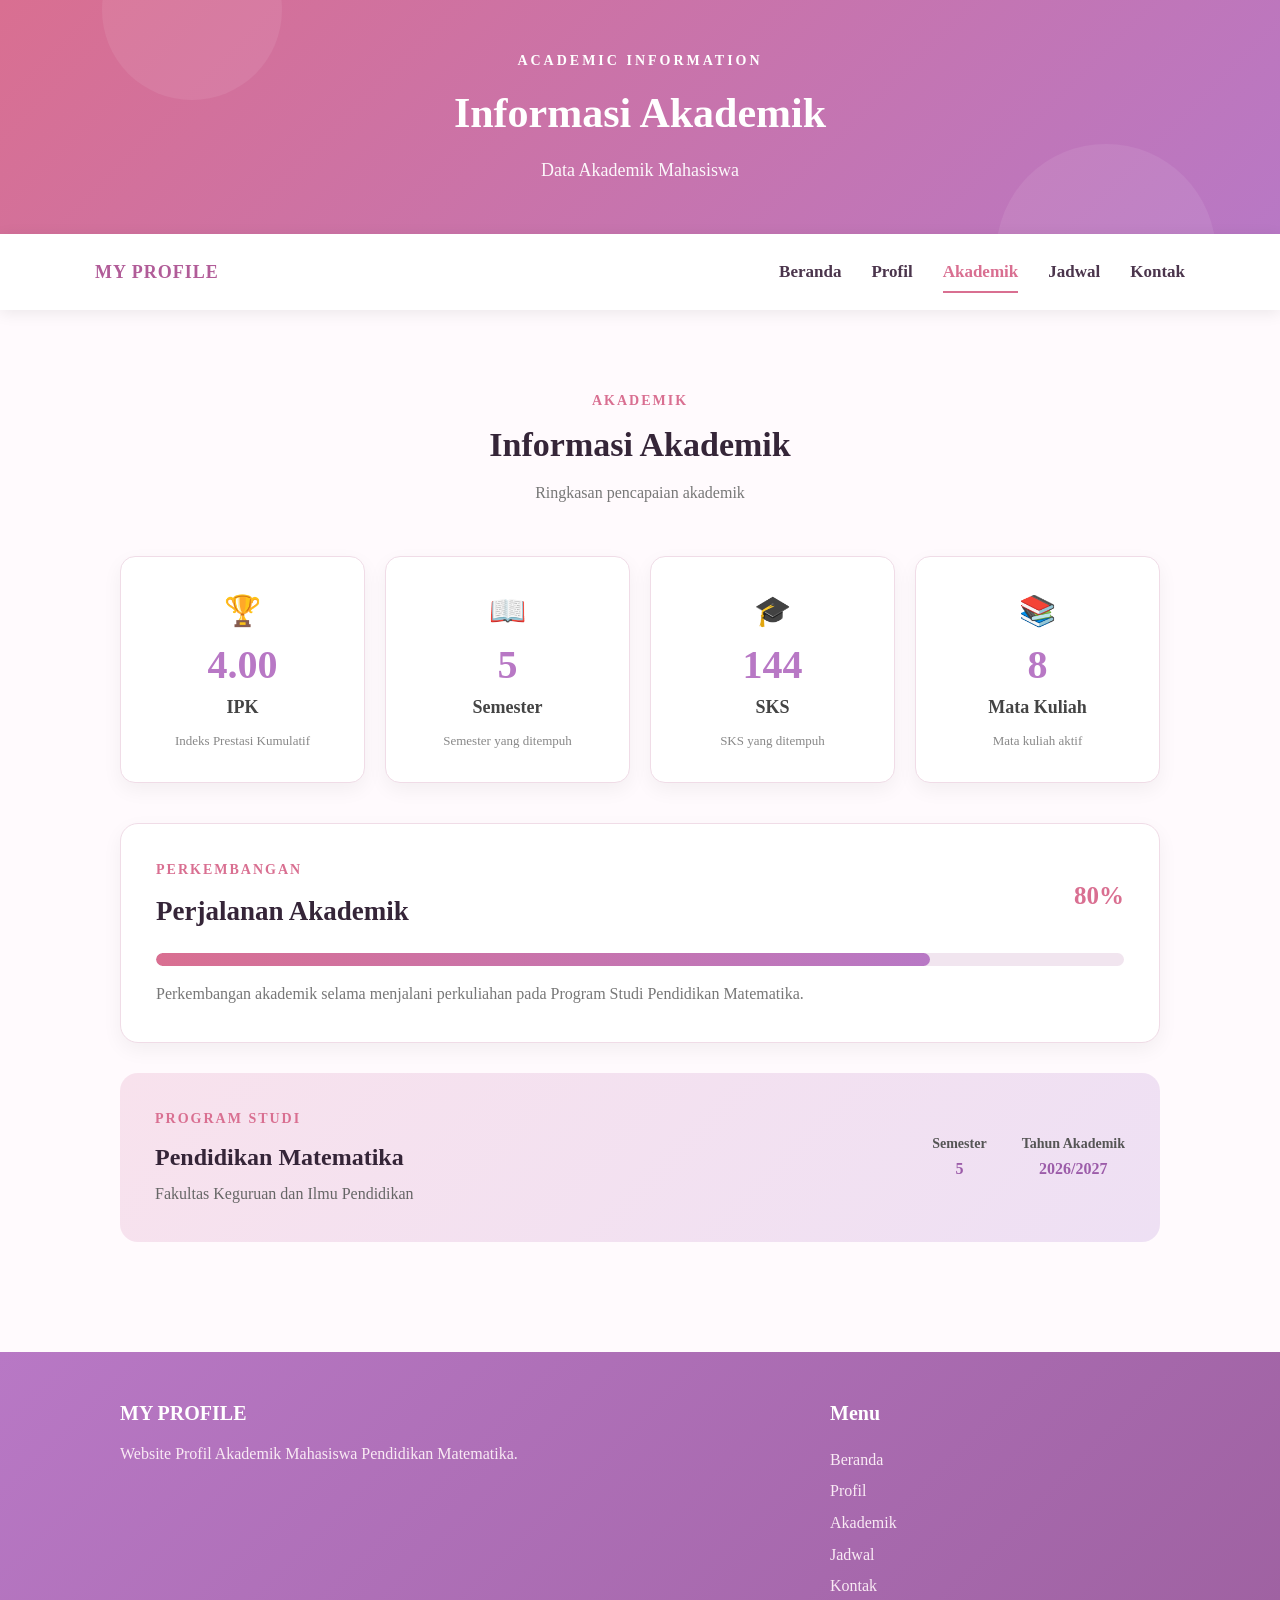
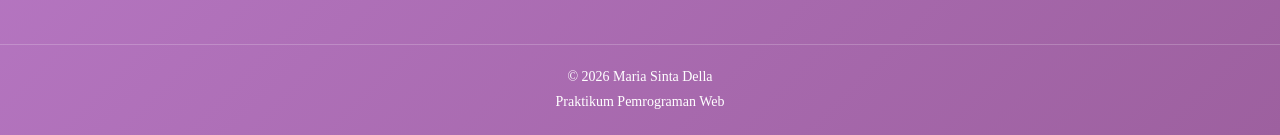
<file: akademik.html>
<!doctype html>
<html lang="id">
  <head>
    <meta charset="UTF-8" />
    <meta name="viewport" content="width=device-width, initial-scale=1.0" />

    <title>Akademik | Profil Mahasiswa</title>

    <link rel="stylesheet" href="Pratikum AS.css" />
  </head>

  <body>
    <!-- ================= HEADER ================= -->

    <header class="header">
      <div class="header-content">
        <p class="header-label">ACADEMIC INFORMATION</p>

        <h1>Informasi Akademik</h1>

        <p class="header-description">Data Akademik Mahasiswa</p>
      </div>
    </header>

    <!-- ================= NAVBAR ================= -->

    <nav class="navbar">
      <div class="nav-container">
        <div class="nav-logo">MY PROFILE</div>

        <div class="nav-menu">
          <a href="index.html"> Beranda </a>

          <a href="profil.html"> Profil </a>

          <a href="akademik.html" class="active"> Akademik </a>

          <a href="jadwal.html"> Jadwal </a>

          <a href="kontak.html"> Kontak </a>
        </div>
      </div>
    </nav>

    <!-- ================= MAIN ================= -->

    <main>
      <section class="page-section">
        <div class="section-heading">
          <p>AKADEMIK</p>

          <h2>Informasi Akademik</h2>

          <span> Ringkasan pencapaian akademik </span>
        </div>

        <!-- STATISTIK -->

        <div class="academic-cards">
          <article class="academic-card">
            <div class="academic-icon">🏆</div>

            <h3>4.00</h3>

            <p>IPK</p>

            <span> Indeks Prestasi Kumulatif </span>
          </article>

          <article class="academic-card">
            <div class="academic-icon">📖</div>

            <h3>5</h3>

            <p>Semester</p>

            <span> Semester yang ditempuh </span>
          </article>

          <article class="academic-card">
            <div class="academic-icon">🎓</div>

            <h3>144</h3>

            <p>SKS</p>

            <span> SKS yang ditempuh </span>
          </article>

          <article class="academic-card">
            <div class="academic-icon">📚</div>

            <h3>8</h3>

            <p>Mata Kuliah</p>

            <span> Mata kuliah aktif </span>
          </article>
        </div>

        <!-- PROGRESS -->

        <div class="academic-progress">
          <div class="progress-heading">
            <div>
              <p class="small-title">PERKEMBANGAN</p>

              <h2>Perjalanan Akademik</h2>
            </div>

            <strong> 80% </strong>
          </div>

          <div class="progress-bar">
            <div class="progress-value"></div>
          </div>

          <p class="progress-description">
            Perkembangan akademik selama menjalani perkuliahan pada Program
            Studi Pendidikan Matematika.
          </p>
        </div>

        <!-- INFORMASI PROGRAM STUDI -->

        <div class="study-info">
          <div>
            <p class="small-title">PROGRAM STUDI</p>

            <h2>Pendidikan Matematika</h2>

            <p>Fakultas Keguruan dan Ilmu Pendidikan</p>
          </div>

          <div class="study-detail">
            <div>
              <b>Semester</b>
              <span>5</span>
            </div>

            <div>
              <b>Tahun Akademik</b>
              <span>2026/2027</span>
            </div>
          </div>
        </div>
      </section>
    </main>

    <!-- ================= FOOTER ================= -->

    <footer>
      <div class="footer-content">
        <div>
          <h3>MY PROFILE</h3>

          <p>Website Profil Akademik Mahasiswa Pendidikan Matematika.</p>
        </div>

        <div class="footer-links">
          <h3>Menu</h3>

          <a href="index.html">Beranda</a>
          <a href="profil.html">Profil</a>
          <a href="akademik.html">Akademik</a>
          <a href="jadwal.html">Jadwal</a>
          <a href="kontak.html">Kontak</a>
        </div>
      </div>

      <div class="footer-bottom">
        <p>&copy; 2026 Maria Sinta Della</p>

        <p>Praktikum Pemrograman Web</p>
      </div>
    </footer>
  </body>
</html>
</file>
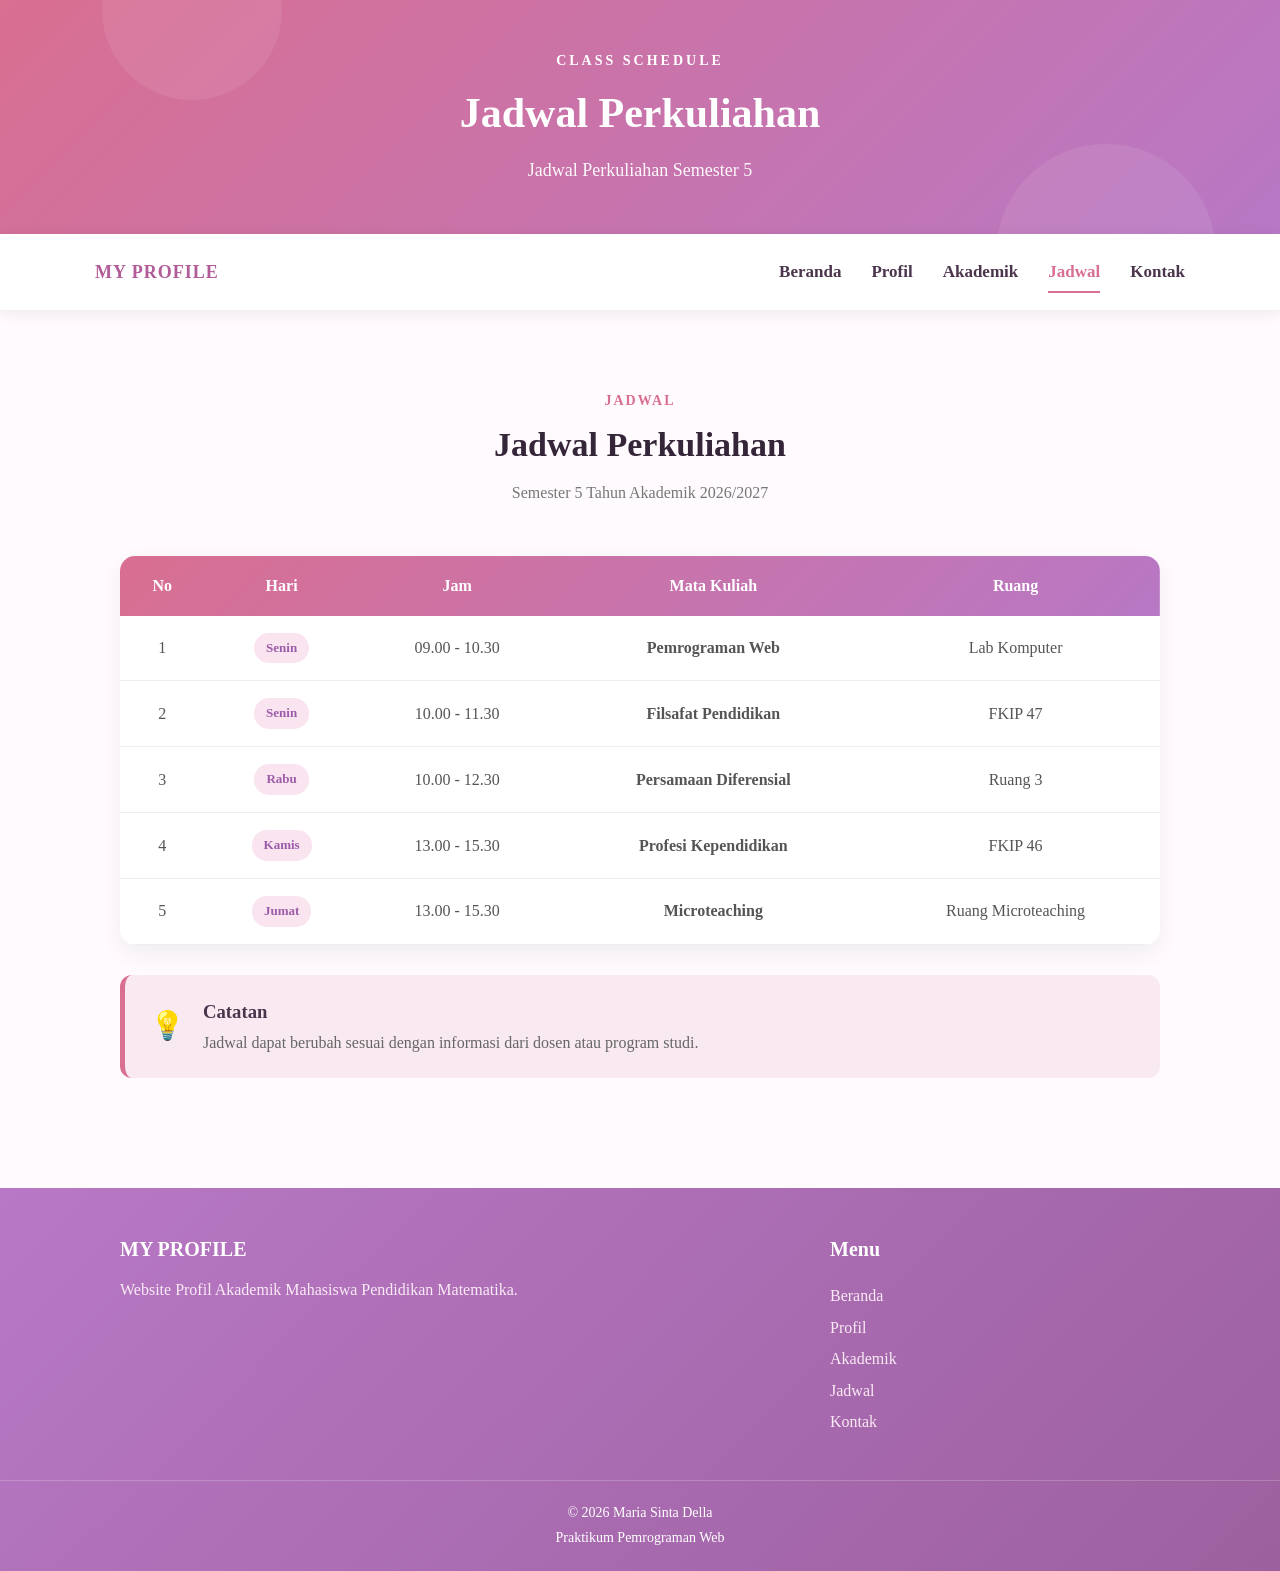
<file: jadwal.html>
<!doctype html>
<html lang="id">
  <head>
    <meta charset="UTF-8" />
    <meta name="viewport" content="width=device-width, initial-scale=1.0" />

    <title>Jadwal | Profil Mahasiswa</title>

    <link rel="stylesheet" href="Pratikum AS.css" />
  </head>

  <body>
    <!-- ================= HEADER ================= -->

    <header class="header">
      <div class="header-content">
        <p class="header-label">CLASS SCHEDULE</p>

        <h1>Jadwal Perkuliahan</h1>

        <p class="header-description">Jadwal Perkuliahan Semester 5</p>
      </div>
    </header>

    <!-- ================= NAVBAR ================= -->

    <nav class="navbar">
      <div class="nav-container">
        <div class="nav-logo">MY PROFILE</div>

        <div class="nav-menu">
          <a href="index.html"> Beranda </a>

          <a href="profil.html"> Profil </a>

          <a href="akademik.html"> Akademik </a>

          <a href="jadwal.html" class="active"> Jadwal </a>

          <a href="kontak.html"> Kontak </a>
        </div>
      </div>
    </nav>

    <!-- ================= MAIN ================= -->

    <main>
      <section class="page-section">
        <div class="section-heading">
          <p>JADWAL</p>

          <h2>Jadwal Perkuliahan</h2>

          <span> Semester 5 Tahun Akademik 2026/2027 </span>
        </div>

        <!-- TABEL -->

        <div class="schedule-box">
          <table>
            <thead>
              <tr>
                <th>No</th>
                <th>Hari</th>
                <th>Jam</th>
                <th>Mata Kuliah</th>
                <th>Ruang</th>
              </tr>
            </thead>

            <tbody>
              <tr>
                <td>1</td>

                <td>
                  <span class="day-badge"> Senin </span>
                </td>

                <td>09.00 - 10.30</td>

                <td>
                  <strong> Pemrograman Web </strong>
                </td>

                <td>Lab Komputer</td>
              </tr>

              <tr>
                <td>2</td>

                <td>
                  <span class="day-badge"> Senin </span>
                </td>

                <td>10.00 - 11.30</td>

                <td>
                  <strong> Filsafat Pendidikan </strong>
                </td>

                <td>FKIP 47</td>
              </tr>

              <tr>
                <td>3</td>

                <td>
                  <span class="day-badge"> Rabu </span>
                </td>

                <td>10.00 - 12.30</td>

                <td>
                  <strong> Persamaan Diferensial </strong>
                </td>

                <td>Ruang 3</td>
              </tr>

              <tr>
                <td>4</td>

                <td>
                  <span class="day-badge"> Kamis </span>
                </td>

                <td>13.00 - 15.30</td>

                <td>
                  <strong> Profesi Kependidikan </strong>
                </td>

                <td>FKIP 46</td>
              </tr>

              <tr>
                <td>5</td>

                <td>
                  <span class="day-badge"> Jumat </span>
                </td>

                <td>13.00 - 15.30</td>

                <td>
                  <strong> Microteaching </strong>
                </td>

                <td>Ruang Microteaching</td>
              </tr>
            </tbody>
          </table>
        </div>

        <!-- CATATAN -->

        <div class="schedule-note">
          <div class="note-icon">💡</div>

          <div>
            <h3>Catatan</h3>

            <p>
              Jadwal dapat berubah sesuai dengan informasi dari dosen atau
              program studi.
            </p>
          </div>
        </div>
      </section>
    </main>

    <!-- ================= FOOTER ================= -->

    <footer>
      <div class="footer-content">
        <div>
          <h3>MY PROFILE</h3>

          <p>Website Profil Akademik Mahasiswa Pendidikan Matematika.</p>
        </div>

        <div class="footer-links">
          <h3>Menu</h3>

          <a href="index.html">Beranda</a>
          <a href="profil.html">Profil</a>
          <a href="akademik.html">Akademik</a>
          <a href="jadwal.html">Jadwal</a>
          <a href="kontak.html">Kontak</a>
        </div>
      </div>

      <div class="footer-bottom">
        <p>&copy; 2026 Maria Sinta Della</p>

        <p>Praktikum Pemrograman Web</p>
      </div>
    </footer>
  </body>
</html>
</file>
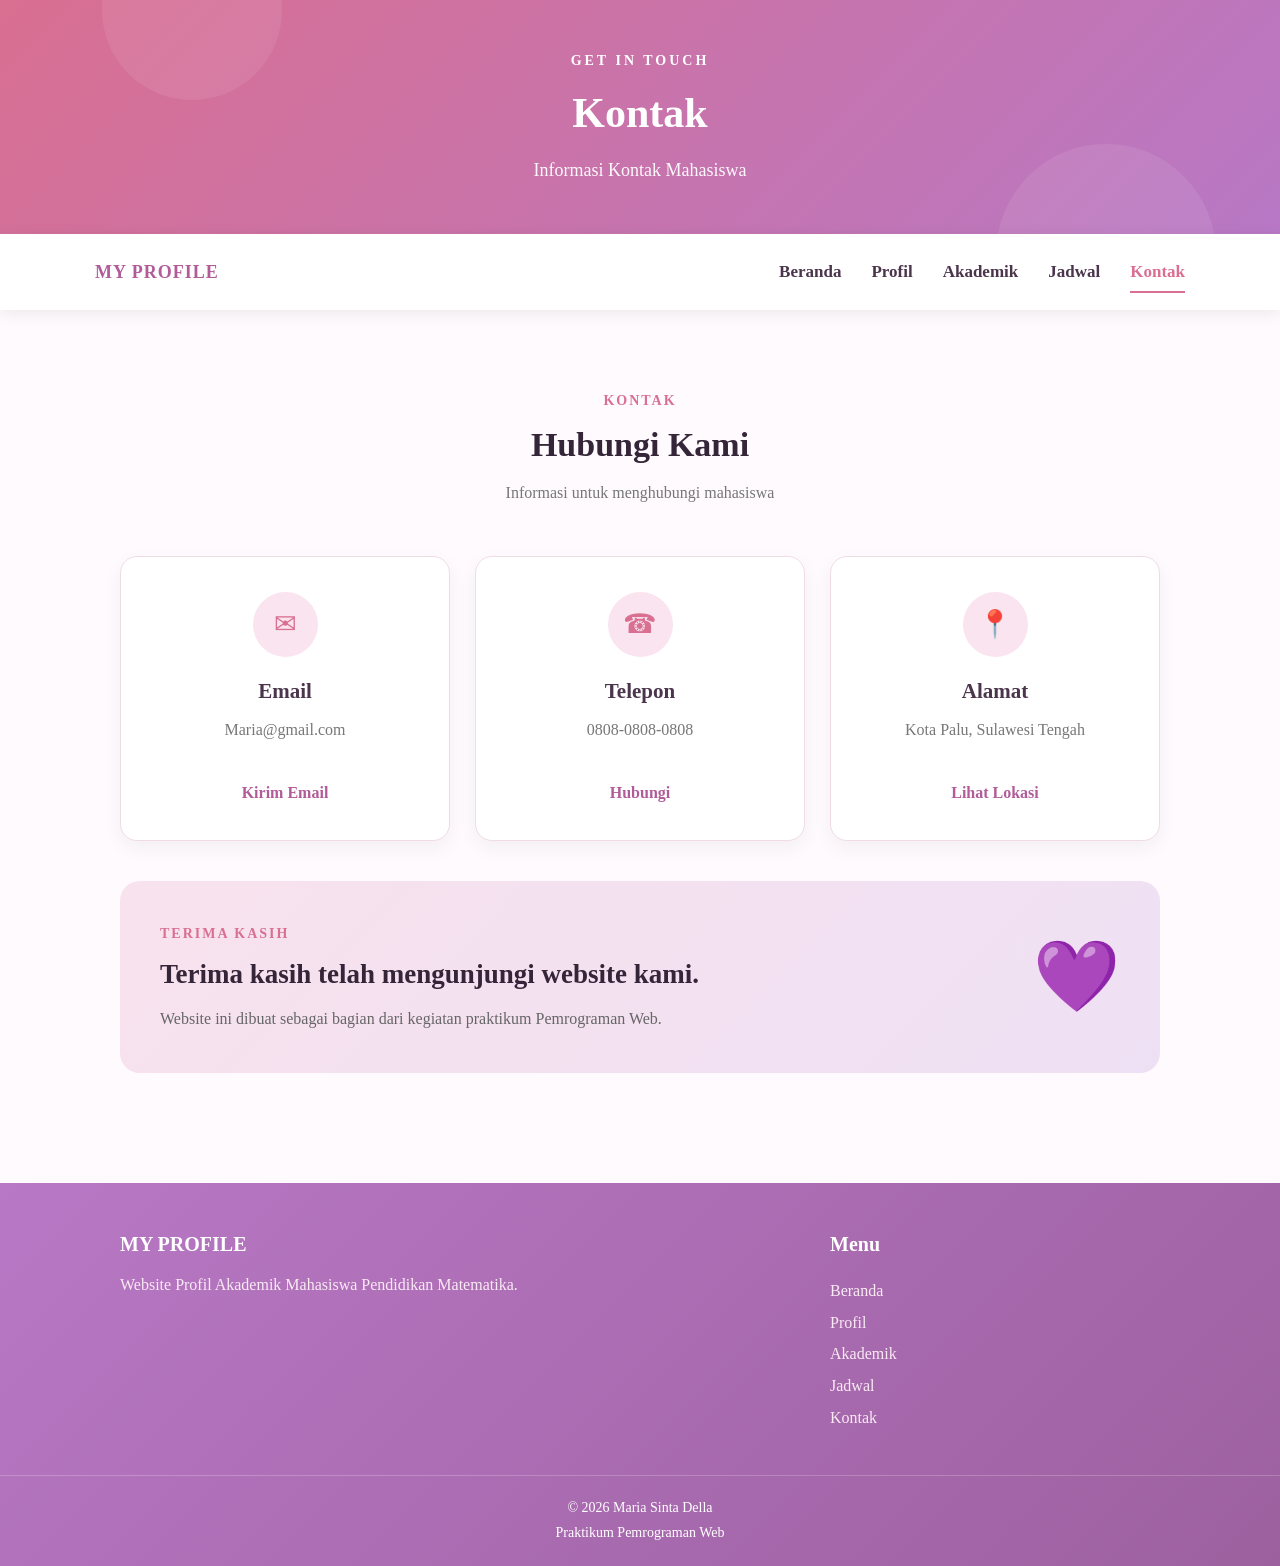
<file: kontak.html>
<!doctype html>
<html lang="id">
  <head>
    <meta charset="UTF-8" />
    <meta name="viewport" content="width=device-width, initial-scale=1.0" />

    <title>Kontak | Profil Mahasiswa</title>

    <link rel="stylesheet" href="Pratikum AS.css" />
  </head>

  <body>
    <!-- ================= HEADER ================= -->

    <header class="header">
      <div class="header-content">
        <p class="header-label">GET IN TOUCH</p>

        <h1>Kontak</h1>

        <p class="header-description">Informasi Kontak Mahasiswa</p>
      </div>
    </header>

    <!-- ================= NAVBAR ================= -->

    <nav class="navbar">
      <div class="nav-container">
        <div class="nav-logo">MY PROFILE</div>

        <div class="nav-menu">
          <a href="index.html"> Beranda </a>

          <a href="profil.html"> Profil </a>

          <a href="akademik.html"> Akademik </a>

          <a href="jadwal.html"> Jadwal </a>

          <a href="kontak.html" class="active"> Kontak </a>
        </div>
      </div>
    </nav>

    <!-- ================= MAIN ================= -->

    <main>
      <section class="page-section">
        <div class="section-heading">
          <p>KONTAK</p>

          <h2>Hubungi Kami</h2>

          <span> Informasi untuk menghubungi mahasiswa </span>
        </div>

        <!-- KONTAK CARDS -->

        <div class="contact-grid">
          <!-- EMAIL -->

          <article class="contact-card">
            <div class="contact-icon">✉</div>

            <h3>Email</h3>

            <p>Maria@gmail.com</p>

            <a href="mailto:Maria@gmail.com"> Kirim Email </a>
          </article>

          <!-- TELEPON -->

          <article class="contact-card">
            <div class="contact-icon">☎</div>

            <h3>Telepon</h3>

            <p>0808-0808-0808</p>

            <a href="tel:0808080808"> Hubungi </a>
          </article>

          <!-- ALAMAT -->

          <article class="contact-card">
            <div class="contact-icon">📍</div>

            <h3>Alamat</h3>

            <p>Kota Palu, Sulawesi Tengah</p>

            <a href="#"> Lihat Lokasi </a>
          </article>
        </div>

        <!-- PESAN -->

        <div class="contact-message">
          <div>
            <p class="small-title">TERIMA KASIH</p>

            <h2>Terima kasih telah mengunjungi website kami.</h2>

            <p>
              Website ini dibuat sebagai bagian dari kegiatan praktikum
              Pemrograman Web.
            </p>
          </div>

          <div class="message-icon">💜</div>
        </div>
      </section>
    </main>

    <!-- ================= FOOTER ================= -->

    <footer>
      <div class="footer-content">
        <div>
          <h3>MY PROFILE</h3>

          <p>Website Profil Akademik Mahasiswa Pendidikan Matematika.</p>
        </div>

        <div class="footer-links">
          <h3>Menu</h3>

          <a href="index.html">Beranda</a>
          <a href="profil.html">Profil</a>
          <a href="akademik.html">Akademik</a>
          <a href="jadwal.html">Jadwal</a>
          <a href="kontak.html">Kontak</a>
        </div>
      </div>

      <div class="footer-bottom">
        <p>&copy; 2026 Maria Sinta Della</p>

        <p>Praktikum Pemrograman Web</p>
      </div>
    </footer>
  </body>
</html>
</file>
<file: Pratikum AS.css>
/* ==================================================
   RESET
================================================== */

* {
    margin: 0;
    padding: 0;
    box-sizing: border-box;
}

html {
    scroll-behavior: smooth;
}

body {
    width: 100%;
    min-height: 100vh;

    font-family: "Times New Roman", Times, serif;

    background-color: #fffafd;

    color: #333333;

    line-height: 1.6;

    overflow-x: hidden;
}


/* ==================================================
   HEADER
================================================== */

.header {
    width: 100%;

    background: linear-gradient(
        135deg,
        #d96f91,
        #b878c5
    );

    color: white;

    text-align: center;

    padding: 50px 20px;

    position: relative;

    overflow: hidden;
}


/* Hiasan header */

.header::before {
    content: "";

    position: absolute;

    width: 180px;
    height: 180px;

    border-radius: 50%;

    background-color: rgba(255, 255, 255, 0.08);

    top: -80px;
    left: 8%;
}


.header::after {
    content: "";

    position: absolute;

    width: 220px;
    height: 220px;

    border-radius: 50%;

    background-color: rgba(255, 255, 255, 0.08);

    right: 5%;
    bottom: -130px;
}


.header-content {
    position: relative;

    z-index: 1;
}


.header-label {
    font-size: 14px;

    letter-spacing: 3px;

    margin-bottom: 8px;

    font-weight: bold;
}


.header h1 {
    font-size: 42px;

    margin-bottom: 8px;
}


.header-description {
    font-size: 18px;

    opacity: 0.95;
}


/* ==================================================
   NAVBAR
================================================== */

.navbar {
    width: 100%;

    background-color: white;

    box-shadow: 0 3px 15px rgba(0, 0, 0, 0.08);

    position: sticky;

    top: 0;

    z-index: 1000;
}


.nav-container {
    max-width: 1150px;

    margin: auto;

    padding: 17px 30px;

    display: flex;

    justify-content: space-between;

    align-items: center;
}


.nav-logo {
    color: #b15c98;

    font-size: 18px;

    font-weight: bold;

    letter-spacing: 1px;
}


.nav-menu {
    display: flex;

    align-items: center;

    gap: 30px;
}


.nav-menu a {
    position: relative;

    color: #4b354c;

    text-decoration: none;

    font-size: 17px;

    font-weight: bold;

    padding: 7px 0;

    transition: 0.3s ease;
}


.nav-menu a:hover {
    color: #d96f91;
}


/* garis menu aktif */

.nav-menu a::after {
    content: "";

    position: absolute;

    left: 0;

    bottom: 0;

    width: 0;

    height: 2px;

    background-color: #d96f91;

    transition: 0.3s ease;
}


.nav-menu a:hover::after,
.nav-menu a.active::after {
    width: 100%;
}


.nav-menu a.active {
    color: #d96f91;
}


/* ==================================================
   MAIN
================================================== */

main {
    width: 100%;
}


/* ==================================================
   BERANDA / HERO
================================================== */

.hero {
    width: 100%;

    background:
        radial-gradient(
            circle at top right,
            #f7ddea,
            transparent 35%
        );

    padding: 90px 30px;
}


.hero-container {
    max-width: 1100px;

    margin: auto;

    display: flex;

    align-items: center;

    justify-content: center;

    gap: 80px;
}


/* FOTO */

.hero-photo {
    width: 320px;

    flex-shrink: 0;

    position: relative;

    text-align: center;
}


.photo-circle {
    width: 280px;
    height: 280px;

    margin: auto;

    padding: 8px;

    background: linear-gradient(
        135deg,
        #d96f91,
        #b878c5
    );

    border-radius: 50%;

    box-shadow:
        0 15px 35px rgba(184, 120, 197, 0.25);
}


.photo-circle img {
    width: 100%;
    height: 100%;

    display: block;

    object-fit: cover;

    border-radius: 50%;

    border: 5px solid white;
}


.photo-decoration {
    width: 55px;
    height: 55px;

    border-radius: 50%;

    background-color: #f0b5cc;

    position: absolute;

    right: 12px;

    bottom: 10px;

    border: 7px solid #fffafd;
}


/* ISI HERO */

.hero-content {
    max-width: 620px;
}


.small-title {
    color: #d96f91;

    font-size: 14px;

    font-weight: bold;

    letter-spacing: 2px;

    margin-bottom: 8px;
}


.hero-content h2 {
    font-size: 48px;

    line-height: 1.2;

    color: #352538;

    margin-bottom: 12px;
}


.hero-content h2 span {
    color: #d96f91;
}


.nim {
    color: #777777;

    font-weight: bold;

    margin-bottom: 20px;
}


.hero-text {
    font-size: 18px;

    color: #555555;

    margin-bottom: 25px;
}


.hero-buttons {
    display: flex;

    gap: 15px;

    flex-wrap: wrap;
}


.btn-primary,
.btn-secondary {
    display: inline-block;

    padding: 12px 24px;

    border-radius: 7px;

    text-decoration: none;

    font-weight: bold;

    transition: 0.3s ease;
}


.btn-primary {
    background-color: #b878c5;

    color: white;
}


.btn-primary:hover {
    background-color: #d96f91;

    transform: translateY(-3px);
}


.btn-secondary {
    border: 2px solid #b878c5;

    color: #9c5ca9;

    background-color: white;
}


.btn-secondary:hover {
    background-color: #b878c5;

    color: white;
}


/* ==================================================
   SECTION
================================================== */

.page-section,
.quick-info {
    max-width: 1100px;

    margin: auto;

    padding: 80px 30px;
}


.section-heading {
    text-align: center;

    margin-bottom: 50px;
}


.section-heading > p {
    color: #d96f91;

    font-size: 14px;

    font-weight: bold;

    letter-spacing: 2px;

    margin-bottom: 6px;
}


.section-heading h2 {
    font-size: 34px;

    color: #352538;

    margin-bottom: 8px;
}


.section-heading span {
    color: #777777;

    font-size: 16px;
}


/* ==================================================
   INFO CARD BERANDA
================================================== */

.info-cards {
    display: grid;

    grid-template-columns: repeat(3, 1fr);

    gap: 25px;
}


.info-card {
    background-color: white;

    padding: 35px 25px;

    text-align: center;

    border-radius: 15px;

    border: 1px solid #f0dce7;

    box-shadow:
        0 8px 25px rgba(0, 0, 0, 0.06);

    transition: 0.3s ease;
}


.info-card:hover {
    transform: translateY(-8px);

    box-shadow:
        0 15px 30px rgba(0, 0, 0, 0.1);
}


.card-icon {
    width: 60px;
    height: 60px;

    margin: 0 auto 18px;

    display: flex;

    justify-content: center;

    align-items: center;

    border-radius: 50%;

    background-color: #f9e4ef;

    font-size: 27px;
}


.info-card h3 {
    color: #4b354c;

    margin-bottom: 10px;

    font-size: 22px;
}


.info-card p {
    color: #666666;
}


/* ==================================================
   QUOTE
================================================== */

.quote-section {
    padding: 30px 30px 80px;
}


.quote-box {
    max-width: 850px;

    margin: auto;

    padding: 45px;

    text-align: center;

    background:
        linear-gradient(
            135deg,
            #f8e2ed,
            #eee0f4
        );

    border-radius: 20px;
}


.quote-icon {
    font-size: 60px;

    line-height: 0.7;

    color: #d96f91;

    margin-bottom: 15px;
}


.quote-text {
    font-size: 21px;

    color: #4b354c;

    font-style: italic;

    margin-bottom: 15px;
}


.quote-name {
    font-weight: bold;

    color: #9c5ca9;
}


/* ==================================================
   PROFIL
================================================== */

.profile-intro {
    display: grid;

    grid-template-columns: 300px 1fr;

    gap: 60px;

    align-items: center;

    background-color: white;

    padding: 40px;

    border-radius: 20px;

    box-shadow:
        0 8px 25px rgba(0, 0, 0, 0.06);

    margin-bottom: 35px;
}


.profile-image {
    width: 250px;
    height: 250px;

    margin: auto;

    padding: 7px;

    background: linear-gradient(
        135deg,
        #d96f91,
        #b878c5
    );

    border-radius: 50%;
}


.profile-image img {
    width: 100%;
    height: 100%;

    object-fit: cover;

    border-radius: 50%;

    border: 5px solid white;
}


.profile-description h2 {
    font-size: 35px;

    color: #352538;

    margin-bottom: 15px;
}


.profile-description > p:not(.small-title) {
    color: #666666;

    margin-bottom: 12px;
}


.profile-tags {
    display: flex;

    gap: 10px;

    flex-wrap: wrap;

    margin-top: 20px;
}


.profile-tags span {
    padding: 7px 15px;

    background-color: #f9e5ef;

    color: #9c5ca9;

    border-radius: 20px;

    font-size: 14px;

    font-weight: bold;
}


/* PROFILE GRID */

.profile-grid {
    display: grid;

    grid-template-columns: repeat(2, 1fr);

    gap: 25px;
}


.detail-card {
    background-color: white;

    padding: 30px;

    border-radius: 15px;

    border: 1px solid #f0dce7;

    box-shadow:
        0 7px 20px rgba(0, 0, 0, 0.05);
}


.detail-title {
    display: flex;

    align-items: center;

    gap: 12px;

    padding-bottom: 20px;

    margin-bottom: 20px;

    border-bottom: 1px solid #eeeeee;
}


.detail-title span {
    font-size: 25px;
}


.detail-title h3 {
    color: #d96f91;

    font-size: 21px;
}


.detail-item {
    margin-bottom: 18px;
}


.detail-item:last-child {
    margin-bottom: 0;
}


.detail-item b {
    display: block;

    color: #444444;

    margin-bottom: 4px;
}


.detail-item p {
    color: #777777;
}


/* ==================================================
   AKADEMIK
================================================== */

.academic-cards {
    display: grid;

    grid-template-columns: repeat(4, 1fr);

    gap: 20px;

    margin-bottom: 40px;
}


.academic-card {
    background-color: white;

    padding: 30px 20px;

    text-align: center;

    border-radius: 15px;

    border: 1px solid #f0dce7;

    box-shadow:
        0 7px 20px rgba(0, 0, 0, 0.05);

    transition: 0.3s ease;
}


.academic-card:hover {
    transform: translateY(-7px);

    box-shadow:
        0 14px 28px rgba(0, 0, 0, 0.09);
}


.academic-icon {
    font-size: 30px;

    margin-bottom: 10px;
}


.academic-card h3 {
    color: #b878c5;

    font-size: 40px;

    line-height: 1;

    margin-bottom: 8px;
}


.academic-card p {
    color: #444444;

    font-size: 18px;

    font-weight: bold;

    margin-bottom: 5px;
}


.academic-card span {
    color: #888888;

    font-size: 13px;
}


/* PROGRESS */

.academic-progress {
    background-color: white;

    padding: 35px;

    border-radius: 18px;

    border: 1px solid #f0dce7;

    box-shadow:
        0 7px 20px rgba(0, 0, 0, 0.05);

    margin-bottom: 30px;
}


.progress-heading {
    display: flex;

    justify-content: space-between;

    align-items: center;

    margin-bottom: 20px;
}


.progress-heading h2 {
    color: #352538;

    font-size: 27px;
}


.progress-heading strong {
    color: #d96f91;

    font-size: 25px;
}


.progress-bar {
    width: 100%;

    height: 13px;

    background-color: #f1e5ef;

    border-radius: 20px;

    overflow: hidden;

    margin-bottom: 15px;
}


.progress-value {
    width: 80%;

    height: 100%;

    background: linear-gradient(
        90deg,
        #d96f91,
        #b878c5
    );

    border-radius: 20px;
}


.progress-description {
    color: #777777;
}


/* STUDY INFO */

.study-info {
    display: flex;

    justify-content: space-between;

    align-items: center;

    gap: 30px;

    padding: 35px;

    background:
        linear-gradient(
            135deg,
            #f8e2ed,
            #eee0f4
        );

    border-radius: 18px;
}


.study-info h2 {
    color: #352538;

    margin-bottom: 5px;
}


.study-info p:not(.small-title) {
    color: #666666;
}


.study-detail {
    display: flex;

    gap: 35px;
}


.study-detail div {
    text-align: center;
}


.study-detail b {
    display: block;

    color: #555555;

    font-size: 14px;
}


.study-detail span {
    color: #9c5ca9;

    font-weight: bold;
}


/* ==================================================
   JADWAL
================================================== */

.schedule-box {
    width: 100%;

    background-color: white;

    border-radius: 15px;

    overflow-x: auto;

    box-shadow:
        0 8px 25px rgba(0, 0, 0, 0.06);

    margin-bottom: 30px;
}


.schedule-box table {
    width: 100%;

    border-collapse: collapse;

    min-width: 750px;
}


.schedule-box thead {
    background:
        linear-gradient(
            135deg,
            #d96f91,
            #b878c5
        );

    color: white;
}


.schedule-box th {
    padding: 17px 15px;

    font-size: 16px;

    text-align: center;
}


.schedule-box td {
    padding: 17px 15px;

    text-align: center;

    border-bottom: 1px solid #eeeeee;

    color: #555555;
}


.schedule-box tbody tr {
    transition: 0.2s ease;
}


.schedule-box tbody tr:hover {
    background-color: #fff5f9;
}


.day-badge {
    display: inline-block;

    padding: 5px 12px;

    background-color: #f9e4ef;

    color: #9c5ca9;

    border-radius: 15px;

    font-size: 13px;

    font-weight: bold;
}


/* NOTE */

.schedule-note {
    display: flex;

    align-items: center;

    gap: 18px;

    background-color: #f9eaf2;

    padding: 22px 25px;

    border-radius: 12px;

    border-left: 5px solid #d96f91;
}


.note-icon {
    font-size: 28px;
}


.schedule-note h3 {
    color: #4b354c;

    margin-bottom: 4px;
}


.schedule-note p {
    color: #666666;
}


/* ==================================================
   KONTAK
================================================== */

.contact-grid {
    display: grid;

    grid-template-columns: repeat(3, 1fr);

    gap: 25px;

    margin-bottom: 40px;
}


.contact-card {
    background-color: white;

    text-align: center;

    padding: 35px 25px;

    border-radius: 17px;

    border: 1px solid #f0dce7;

    box-shadow:
        0 7px 20px rgba(0, 0, 0, 0.05);

    transition: 0.3s ease;
}


.contact-card:hover {
    transform: translateY(-7px);
}


.contact-icon {
    width: 65px;
    height: 65px;

    margin: auto auto 18px;

    display: flex;

    justify-content: center;

    align-items: center;

    background-color: #f9e4ef;

    border-radius: 50%;

    color: #d96f91;

    font-size: 27px;
}


.contact-card h3 {
    color: #4b354c;

    font-size: 21px;

    margin-bottom: 8px;
}


.contact-card p {
    color: #777777;

    min-height: 48px;

    margin-bottom: 15px;
}


.contact-card a {
    color: #b15c98;

    text-decoration: none;

    font-weight: bold;
}


.contact-card a:hover {
    color: #d96f91;

    text-decoration: underline;
}


/* CONTACT MESSAGE */

.contact-message {
    display: flex;

    justify-content: space-between;

    align-items: center;

    gap: 30px;

    padding: 40px;

    background:
        linear-gradient(
            135deg,
            #f8e2ed,
            #eee0f4
        );

    border-radius: 20px;
}


.contact-message h2 {
    color: #352538;

    font-size: 27px;

    margin-bottom: 10px;
}


.contact-message p:not(.small-title) {
    color: #666666;
}


.message-icon {
    font-size: 70px;
}


/* ==================================================
   FOOTER
================================================== */

footer {
    margin-top: 30px;

    background:
        linear-gradient(
            135deg,
            #b878c5,
            #9d609f
        );

    color: white;
}


.footer-content {
    max-width: 1100px;

    margin: auto;

    padding: 45px 30px;

    display: grid;

    grid-template-columns: 2fr 1fr;

    gap: 50px;
}


.footer-content h3 {
    margin-bottom: 12px;

    font-size: 20px;
}


.footer-content p {
    max-width: 450px;

    color: #f9eaf4;
}


.footer-links {
    display: flex;

    flex-direction: column;

    gap: 6px;
}


.footer-links a {
    color: #f9eaf4;

    text-decoration: none;

    width: fit-content;
}


.footer-links a:hover {
    color: white;

    text-decoration: underline;
}


.footer-bottom {
    border-top: 1px solid rgba(255, 255, 255, 0.2);

    padding: 18px 20px;

    text-align: center;

    font-size: 14px;
}


.footer-bottom p {
    margin: 3px 0;
}


/* ==================================================
   TABLET
================================================== */

@media (max-width: 900px) {

    .hero-container {
        gap: 45px;
    }


    .hero-content h2 {
        font-size: 40px;
    }


    .academic-cards {
        grid-template-columns: repeat(2, 1fr);
    }


    .profile-intro {
        grid-template-columns: 230px 1fr;

        gap: 35px;
    }


    .profile-image {
        width: 210px;
        height: 210px;
    }

}


/* ==================================================
   TABLET / HP
================================================== */

@media (max-width: 768px) {

    /* HEADER */

    .header {
        padding: 40px 20px;
    }


    .header h1 {
        font-size: 32px;
    }


    .header-description {
        font-size: 16px;
    }


    /* NAVBAR */

    .nav-container {
        flex-direction: column;

        gap: 15px;

        padding: 16px 20px;
    }


    .nav-menu {
        justify-content: center;

        flex-wrap: wrap;

        gap: 15px;
    }


    .nav-menu a {
        font-size: 15px;
    }


    /* HERO */

    .hero {
        padding: 65px 25px;
    }


    .hero-container {
        flex-direction: column;

        text-align: center;

        gap: 40px;
    }


    .hero-photo {
        width: 100%;
    }


    .hero-content {
        max-width: 650px;
    }


    .hero-content h2 {
        font-size: 38px;
    }


    .hero-buttons {
        justify-content: center;
    }


    /* SECTION */

    .page-section,
    .quick-info {
        padding: 60px 25px;
    }


    .section-heading h2 {
        font-size: 29px;
    }


    /* INFO CARD */

    .info-cards {
        grid-template-columns: 1fr;
    }


    /* PROFILE */

    .profile-intro {
        grid-template-columns: 1fr;

        text-align: center;

        padding: 30px;
    }


    .profile-tags {
        justify-content: center;
    }


    .profile-grid {
        grid-template-columns: 1fr;
    }


    /* AKADEMIK */

    .academic-cards {
        grid-template-columns: repeat(2, 1fr);
    }


    .study-info {
        flex-direction: column;

        text-align: center;
    }


    /* KONTAK */

    .contact-grid {
        grid-template-columns: 1fr;
    }


    .contact-message {
        flex-direction: column;

        text-align: center;
    }


    /* FOOTER */

    .footer-content {
        grid-template-columns: 1fr;

        gap: 30px;

        text-align: center;
    }


    .footer-content p {
        margin: auto;
    }


    .footer-links {
        align-items: center;
    }

}


/* ==================================================
   HP
================================================== */

@media (max-width: 480px) {

    /* HEADER */

    .header {
        padding: 32px 15px;
    }


    .header h1 {
        font-size: 27px;
    }


    .header-label {
        font-size: 11px;

        letter-spacing: 2px;
    }


    .header-description {
        font-size: 14px;
    }


    /* NAVBAR */

    .nav-menu {
        gap: 10px;
    }


    .nav-menu a {
        font-size: 13px;
    }


    /* HERO */

    .hero {
        padding: 50px 20px;
    }


    .photo-circle {
        width: 210px;
        height: 210px;
    }


    .photo-decoration {
        right: 20px;
        bottom: 5px;
    }


    .hero-content h2 {
        font-size: 30px;
    }


    .hero-text {
        font-size: 16px;
    }


    .btn-primary,
    .btn-secondary {
        width: 100%;

        text-align: center;
    }


    /* SECTION */

    .page-section,
    .quick-info {
        padding: 50px 20px;
    }


    .section-heading {
        margin-bottom: 35px;
    }


    .section-heading h2 {
        font-size: 26px;
    }


    /* PROFILE */

    .profile-intro {
        padding: 25px 20px;
    }


    .profile-image {
        width: 190px;
        height: 190px;
    }


    .profile-description h2 {
        font-size: 28px;
    }


    .detail-card {
        padding: 25px 20px;
    }


    /* AKADEMIK */

    .academic-cards {
        grid-template-columns: 1fr;
    }


    .academic-progress {
        padding: 25px 20px;
    }


    .progress-heading h2 {
        font-size: 22px;
    }


    .study-info {
        padding: 25px 20px;
    }


    .study-detail {
        flex-direction: column;

        gap: 15px;
    }


    /* JADWAL */

    .schedule-box {
        border-radius: 10px;
    }


    .schedule-note {
        align-items: flex-start;

        padding: 18px;
    }


    /* KONTAK */

    .contact-message {
        padding: 30px 20px;
    }


    .contact-message h2 {
        font-size: 23px;
    }


    .message-icon {
        font-size: 50px;
    }


    /* QUOTE */

    .quote-section {
        padding: 10px 20px 60px;
    }


    .quote-box {
        padding: 30px 20px;
    }


    .quote-text {
        font-size: 18px;
    }


    /* FOOTER */

    .footer-content {
        padding: 35px 20px;
    }

}
</file>
